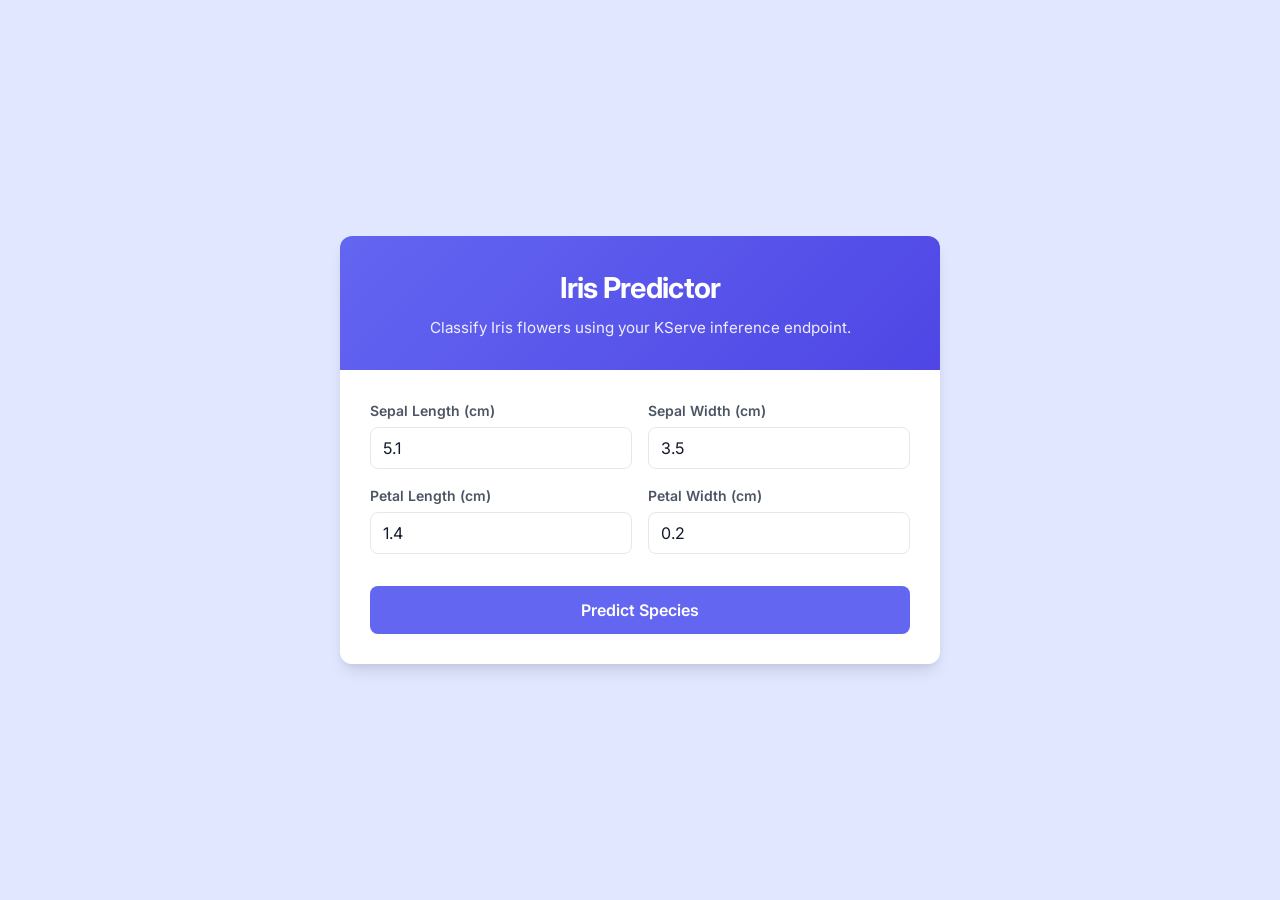
<file: frontend-iris/index.html>
<!DOCTYPE html>
<html lang="en">

<head>
    <meta charset="UTF-8">
    <meta name="viewport" content="width=device-width, initial-scale=1.0">
    <title>Iris Predictor (KServe)</title>
    <!-- Use Google Fonts for better typography -->
    <link href="https://fonts.googleapis.com/css2?family=Inter:wght@400;500;600;700&display=swap" rel="stylesheet">
    <link rel="stylesheet" href="style.css">
</head>

<body>
    <div class="app-container">
        <!-- Header Section -->
        <header class="header">
            <h1>Iris Predictor</h1>
            <p>Classify Iris flowers using your KServe inference endpoint.</p>
        </header>

        <!-- Main Input Form -->
        <main class="main-content">
            <form id="predictionForm" class="prediction-form">



                <div class="measurements-grid">
                    <div class="input-group">
                        <label for="sepalLength">Sepal Length (cm)</label>
                        <input type="number" id="sepalLength" step="0.1" value="5.1" min="0" max="10" required>
                    </div>
                    <div class="input-group">
                        <label for="sepalWidth">Sepal Width (cm)</label>
                        <input type="number" id="sepalWidth" step="0.1" value="3.5" min="0" max="10" required>
                    </div>
                    <div class="input-group">
                        <label for="petalLength">Petal Length (cm)</label>
                        <input type="number" id="petalLength" step="0.1" value="1.4" min="0" max="10" required>
                    </div>
                    <div class="input-group">
                        <label for="petalWidth">Petal Width (cm)</label>
                        <input type="number" id="petalWidth" step="0.1" value="0.2" min="0" max="10" required>
                    </div>
                </div>

                <button type="submit" id="submitBtn" class="submit-btn">
                    <span>Predict Species</span>
                    <div class="spinner hidden" id="loadingSpinner"></div>
                </button>
            </form>

            <!-- Result Card -->
            <div id="resultCard" class="result-card hidden">
                <div class="result-header">
                    <h2>Prediction Result</h2>
                </div>
                <div class="result-body">
                    <div class="flower-icon" id="flowerIcon">🌸</div>
                    <h3 class="species-name" id="speciesName">Iris Setosa</h3>
                    <p class="confidence" id="confidenceData">Predicted Class Index: <span id="classIndex"></span></p>
                </div>
            </div>

            <!-- Error Banner -->
            <div id="errorBanner" class="error-banner hidden">
                <p id="errorMessage">An error occurred while connecting to the backend.</p>
            </div>
        </main>
    </div>

    <!-- Application Logic -->
    <script src="app.js"></script>
</body>

</html>
</file>
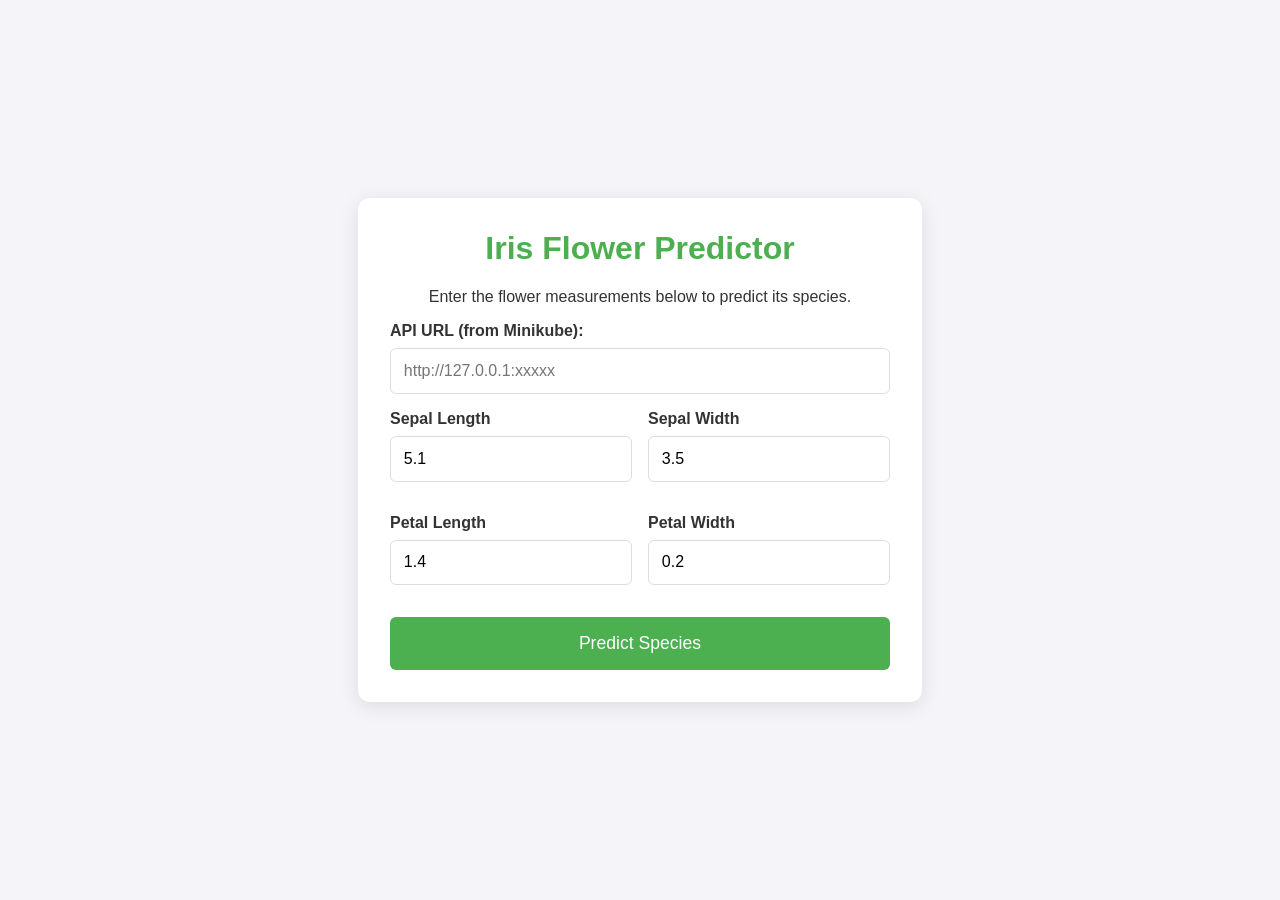
<file: fastapi-ml/frontend/index.html>
<!DOCTYPE html>
<html lang="en">
<head>
    <meta charset="UTF-8">
    <meta name="viewport" content="width=device-width, initial-scale=1.0">
    <title>Iris Flower Prediction</title>
    <link rel="stylesheet" href="style.css">
</head>
<body>
    <div class="container">
        <h1>Iris Flower Predictor</h1>
        <p>Enter the flower measurements below to predict its species.</p>
        
        <div class="input-group">
            <label for="apiUrl">API URL (from Minikube):</label>
            <input type="text" id="apiUrl" placeholder="http://127.0.0.1:xxxxx" required>
        </div>

        <form id="predictionForm">
            <div class="form-grid">
                <div class="input-group">
                    <label for="sepalLength">Sepal Length</label>
                    <input type="number" id="sepalLength" step="0.1" value="5.1" required>
                </div>
                <div class="input-group">
                    <label for="sepalWidth">Sepal Width</label>
                    <input type="number" id="sepalWidth" step="0.1" value="3.5" required>
                </div>
                <div class="input-group">
                    <label for="petalLength">Petal Length</label>
                    <input type="number" id="petalLength" step="0.1" value="1.4" required>
                </div>
                <div class="input-group">
                    <label for="petalWidth">Petal Width</label>
                    <input type="number" id="petalWidth" step="0.1" value="0.2" required>
                </div>
            </div>
            <button type="submit">Predict Species</button>
        </form>

        <div id="result" class="result-card hidden">
            <h2>Prediction Result</h2>
            <div class="flower-icon" id="flowerIcon">🌸</div>
            <p class="species-name" id="speciesName"></p>
            <p class="probability" id="probability"></p>
        </div>
    </div>
    <script src="app.js"></script>
</body>
</html>
</file>
<file: frontend-iris/style.css>
/* Base Variables & Theming */
:root {
    /* Colors */
    --bg-color: #f3f4f6;
    --card-bg: #ffffff;
    --text-primary: #111827;
    --text-secondary: #4b5563;
    --accent-color: #6366f1;
    --accent-hover: #4f46e5;
    --error-bg: #fef2f2;
    --error-text: #991b1b;
    --border-color: #e5e7eb;

    /* Theme Overrides (Set dynamically by JS) */
    --theme-flower-light: var(--accent-color);
    --theme-flower-dark: var(--accent-hover);
    --theme-flower-bg: #e0e7ff;

    /* Shadows & Radii */
    --shadow-sm: 0 1px 2px 0 rgba(0, 0, 0, 0.05);
    --shadow-md: 0 4px 6px -1px rgba(0, 0, 0, 0.1), 0 2px 4px -1px rgba(0, 0, 0, 0.06);
    --shadow-lg: 0 10px 15px -3px rgba(0, 0, 0, 0.1), 0 4px 6px -2px rgba(0, 0, 0, 0.05);
    --radius: 12px;
}

/* Base Reset & Typography */
* {
    box-sizing: border-box;
    margin: 0;
    padding: 0;
}

body {
    font-family: 'Inter', -apple-system, BlinkMacSystemFont, "Segoe UI", Roboto, sans-serif;
    background-color: var(--theme-flower-bg);
    color: var(--text-primary);
    line-height: 1.5;
    display: flex;
    justify-content: center;
    align-items: center;
    min-height: 100vh;
    padding: 20px;
    transition: background-color 0.5s ease; /* Smooth transition for theme change */
}


/* Specific Species Themes */
body.theme-setosa {
    --theme-flower-light: #ec4899; /* Pink */
    --theme-flower-dark: #be185d;
    --theme-flower-bg: #fdf2f8;    /* Very light pink bg */
}

body.theme-versicolor {
    --theme-flower-light: #8b5cf6; /* Purple */
    --theme-flower-dark: #6d28d9;
    --theme-flower-bg: #f5f3ff;    /* Very light purple bg */
}

body.theme-virginica {
    --theme-flower-light: #eab308; /* Yellow/Gold */
    --theme-flower-dark: #a16207;
    --theme-flower-bg: #fefce8;    /* Very light yellow bg */
}


/* App Container */
.app-container {
    background-color: var(--card-bg);
    width: 100%;
    max-width: 600px;
    border-radius: var(--radius);
    box-shadow: var(--shadow-lg);
    overflow: hidden;
}

/* Header */
.header {
    background: linear-gradient(135deg, var(--theme-flower-light), var(--theme-flower-dark));
    color: white;
    padding: 30px 20px;
    text-align: center;
    transition: background 0.5s ease;
}

.header h1 {
    font-size: 1.8rem;
    font-weight: 700;
    margin-bottom: 8px;
    letter-spacing: -0.025em;
}

.header p {
    font-size: 0.95rem;
    opacity: 0.9;
}

/* Main Content Area */
.main-content {
    padding: 30px;
}

/* Forms and Inputs */
.prediction-form {
    display: flex;
    flex-direction: column;
    gap: 24px;
}

.endpoint-section {
    display: flex;
    flex-direction: column;
    gap: 6px;
}

.measurements-grid {
    display: grid;
    grid-template-columns: 1fr 1fr;
    gap: 16px;
}

@media (max-width: 480px) {
    .measurements-grid {
        grid-template-columns: 1fr;
    }
}

.input-group {
    display: flex;
    flex-direction: column;
    gap: 6px;
}

label {
    font-size: 0.875rem;
    font-weight: 600;
    color: var(--text-secondary);
}

input[type="url"],
input[type="number"] {
    width: 100%;
    padding: 10px 12px;
    border: 1px solid var(--border-color);
    border-radius: 8px;
    font-family: inherit;
    font-size: 1rem;
    color: var(--text-primary);
    transition: border-color 0.2s, box-shadow 0.2s;
    outline: none;
}

input[type="url"]:focus,
input[type="number"]:focus {
    border-color: var(--theme-flower-light);
    box-shadow: 0 0 0 3px rgba(99, 102, 241, 0.1);
}

small {
    font-size: 0.75rem;
    color: #6b7280;
}

/* Buttons */
.submit-btn {
    background-color: var(--theme-flower-light);
    color: white;
    font-family: inherit;
    font-size: 1rem;
    font-weight: 600;
    padding: 14px;
    border: none;
    border-radius: 8px;
    cursor: pointer;
    transition: all 0.2s ease;
    display: flex;
    justify-content: center;
    align-items: center;
    gap: 10px;
    margin-top: 8px;
}

.submit-btn:hover {
    background-color: var(--theme-flower-dark);
    transform: translateY(-1px);
    box-shadow: var(--shadow-md);
}

.submit-btn:active {
    transform: translateY(0);
}

/* Loading Spinner */
.spinner {
    width: 20px;
    height: 20px;
    border: 3px solid rgba(255,255,255,0.3);
    border-radius: 50%;
    border-top-color: white;
    animation: spin 1s ease-in-out infinite;
}

@keyframes spin {
    to { transform: rotate(360deg); }
}

/* Utility / States */
.hidden {
    display: none !important;
}

/* Result Card */
.result-card {
    margin-top: 30px;
    border: 1px solid var(--border-color);
    border-radius: var(--radius);
    overflow: hidden;
    animation: slideUpFade 0.4s ease-out;
}

@keyframes slideUpFade {
    from {
        opacity: 0;
        transform: translateY(15px);
    }
    to {
        opacity: 1;
        transform: translateY(0);
    }
}

.result-header {
    background-color: #f9fafb;
    padding: 12px 16px;
    border-bottom: 1px solid var(--border-color);
}

.result-header h2 {
    font-size: 1.1rem;
    font-weight: 600;
    color: var(--text-primary);
    margin: 0;
}

.result-body {
    padding: 24px;
    text-align: center;
}

.flower-icon {
    font-size: 4rem;
    line-height: 1;
    margin-bottom: 16px;
    animation: bounce 2s infinite ease-in-out;
}

@keyframes bounce {
    0%, 100% { transform: translateY(0); }
    50% { transform: translateY(-10px); }
}

.species-name {
    font-size: 1.5rem;
    font-weight: 700;
    color: var(--theme-flower-dark); /* Colorizes to match prediction */
    margin-bottom: 4px;
}

.confidence {
    font-size: 0.9rem;
    color: var(--text-secondary);
}

/* Error Banner */
.error-banner {
    margin-top: 20px;
    background-color: var(--error-bg);
    color: var(--error-text);
    padding: 16px;
    border-radius: 8px;
    font-size: 0.9rem;
    border: 1px solid #fecaca;
    animation: slideUpFade 0.3s ease-out;
}
</file>
<file: fastapi-ml/frontend/style.css>
:root {
    --primary-color: #4CAF50;
    --bg-color: #f4f4f9;
    --card-bg: #ffffff;
    --text-color: #333;

    /* Species Colors */
    --setosa-bg: #fce4ec;
    --setosa-border: #f48fb1;
    --setosa-text: #880e4f;

    --versicolor-bg: #e3f2fd;
    --versicolor-border: #90caf9;
    --versicolor-text: #0d47a1;

    --virginica-bg: #fff8e1;
    --virginica-border: #ffe082;
    --virginica-text: #ff6f00;
}

body {
    font-family: 'Segoe UI', Tahoma, Geneva, Verdana, sans-serif;
    background-color: var(--bg-color);
    color: var(--text-color);
    display: flex;
    justify-content: center;
    align-items: center;
    min-height: 100vh;
    margin: 0;
    transition: background-color 0.5s ease;
}

.container {
    background-color: var(--card-bg);
    padding: 2rem;
    border-radius: 12px;
    box-shadow: 0 4px 20px rgba(0, 0, 0, 0.1);
    width: 100%;
    max-width: 500px;
    text-align: center;
}

h1 {
    margin-top: 0;
    color: var(--primary-color);
}

.input-group {
    margin-bottom: 1rem;
    text-align: left;
}

label {
    display: block;
    margin-bottom: 0.5rem;
    font-weight: bold;
}

input {
    width: 100%;
    padding: 0.8rem;
    border: 1px solid #ddd;
    border-radius: 6px;
    box-sizing: border-box;
    font-size: 1rem;
}

.form-grid {
    display: grid;
    grid-template-columns: 1fr 1fr;
    gap: 1rem;
}

button {
    width: 100%;
    padding: 1rem;
    background-color: var(--primary-color);
    color: white;
    border: none;
    border-radius: 6px;
    font-size: 1.1rem;
    cursor: pointer;
    transition: background-color 0.3s;
    margin-top: 1rem;
}

button:hover {
    background-color: #45a049;
}

.result-card {
    margin-top: 2rem;
    padding: 1.5rem;
    background-color: #e8f5e9;
    border-radius: 8px;
    border: 1px solid #c8e6c9;
    transition: all 0.5s ease;
}

.hidden {
    display: none;
}

.flower-icon {
    font-size: 4rem;
    margin: 1rem 0;
}

.species-name {
    font-size: 1.5rem;
    font-weight: bold;
    text-transform: capitalize;
    margin: 0.5rem 0;
}

.probability {
    color: #666;
    font-size: 0.9rem;
}

/* Dynamic Themes */
.theme-setosa .result-card {
    background-color: var(--setosa-bg);
    border-color: var(--setosa-border);
    color: var(--setosa-text);
}

.theme-setosa .species-name {
    color: var(--setosa-text);
}

.theme-versicolor .result-card {
    background-color: var(--versicolor-bg);
    border-color: var(--versicolor-border);
    color: var(--versicolor-text);
}

.theme-versicolor .species-name {
    color: var(--versicolor-text);
}

.theme-virginica .result-card {
    background-color: var(--virginica-bg);
    border-color: var(--virginica-border);
    color: var(--virginica-text);
}

.theme-virginica .species-name {
    color: var(--virginica-text);
}
</file>
